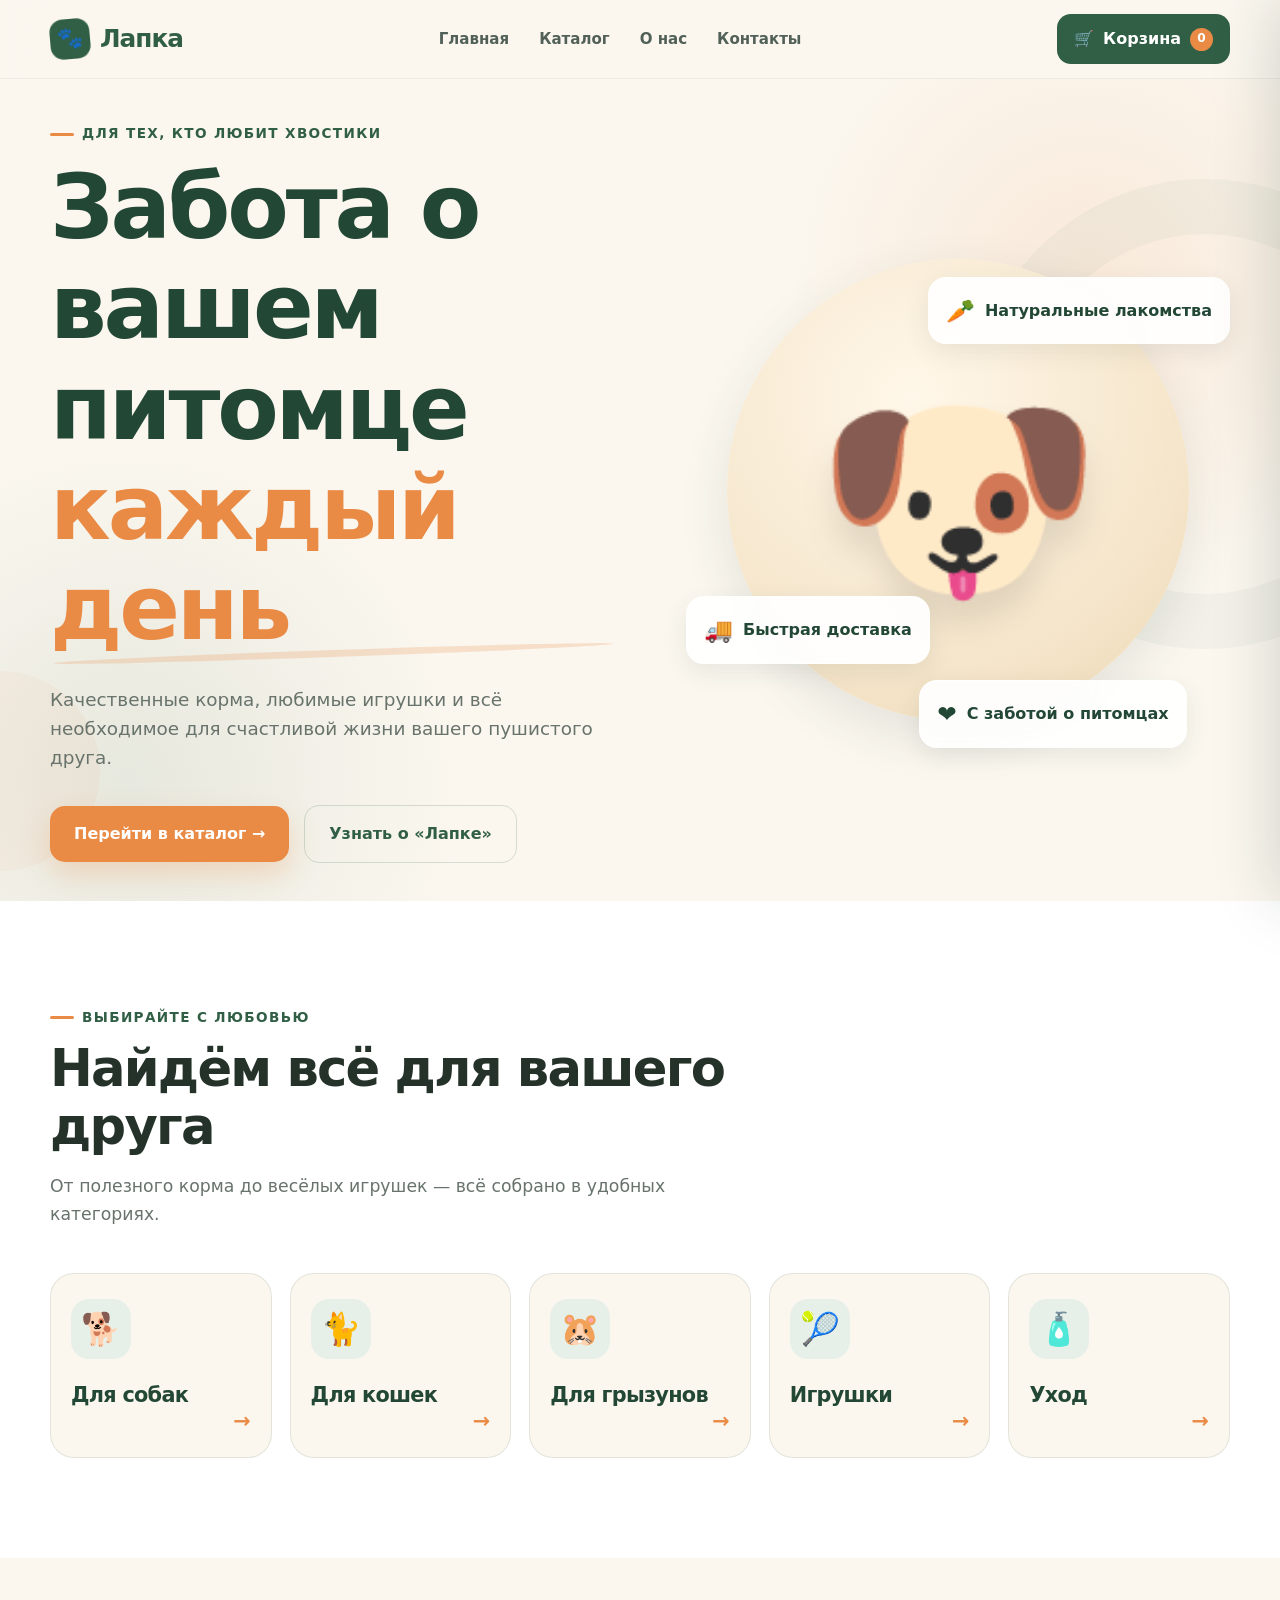
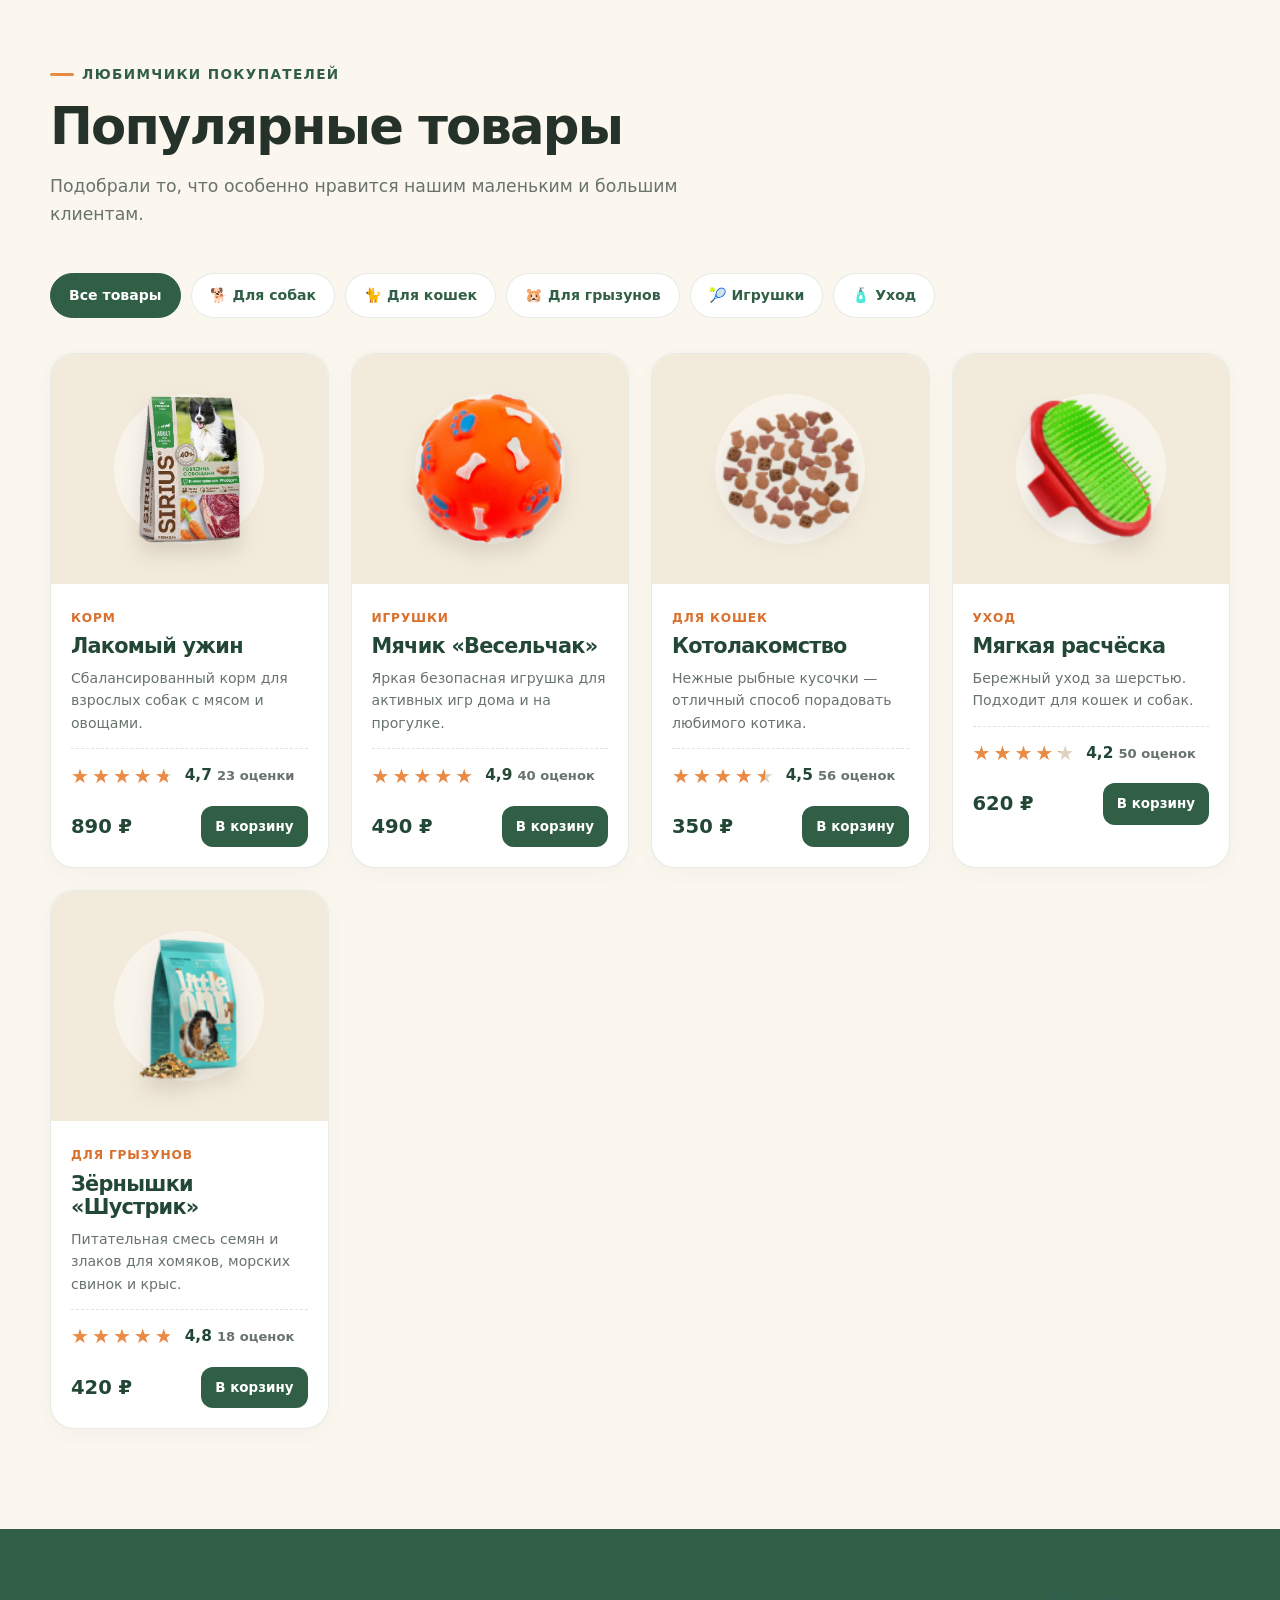
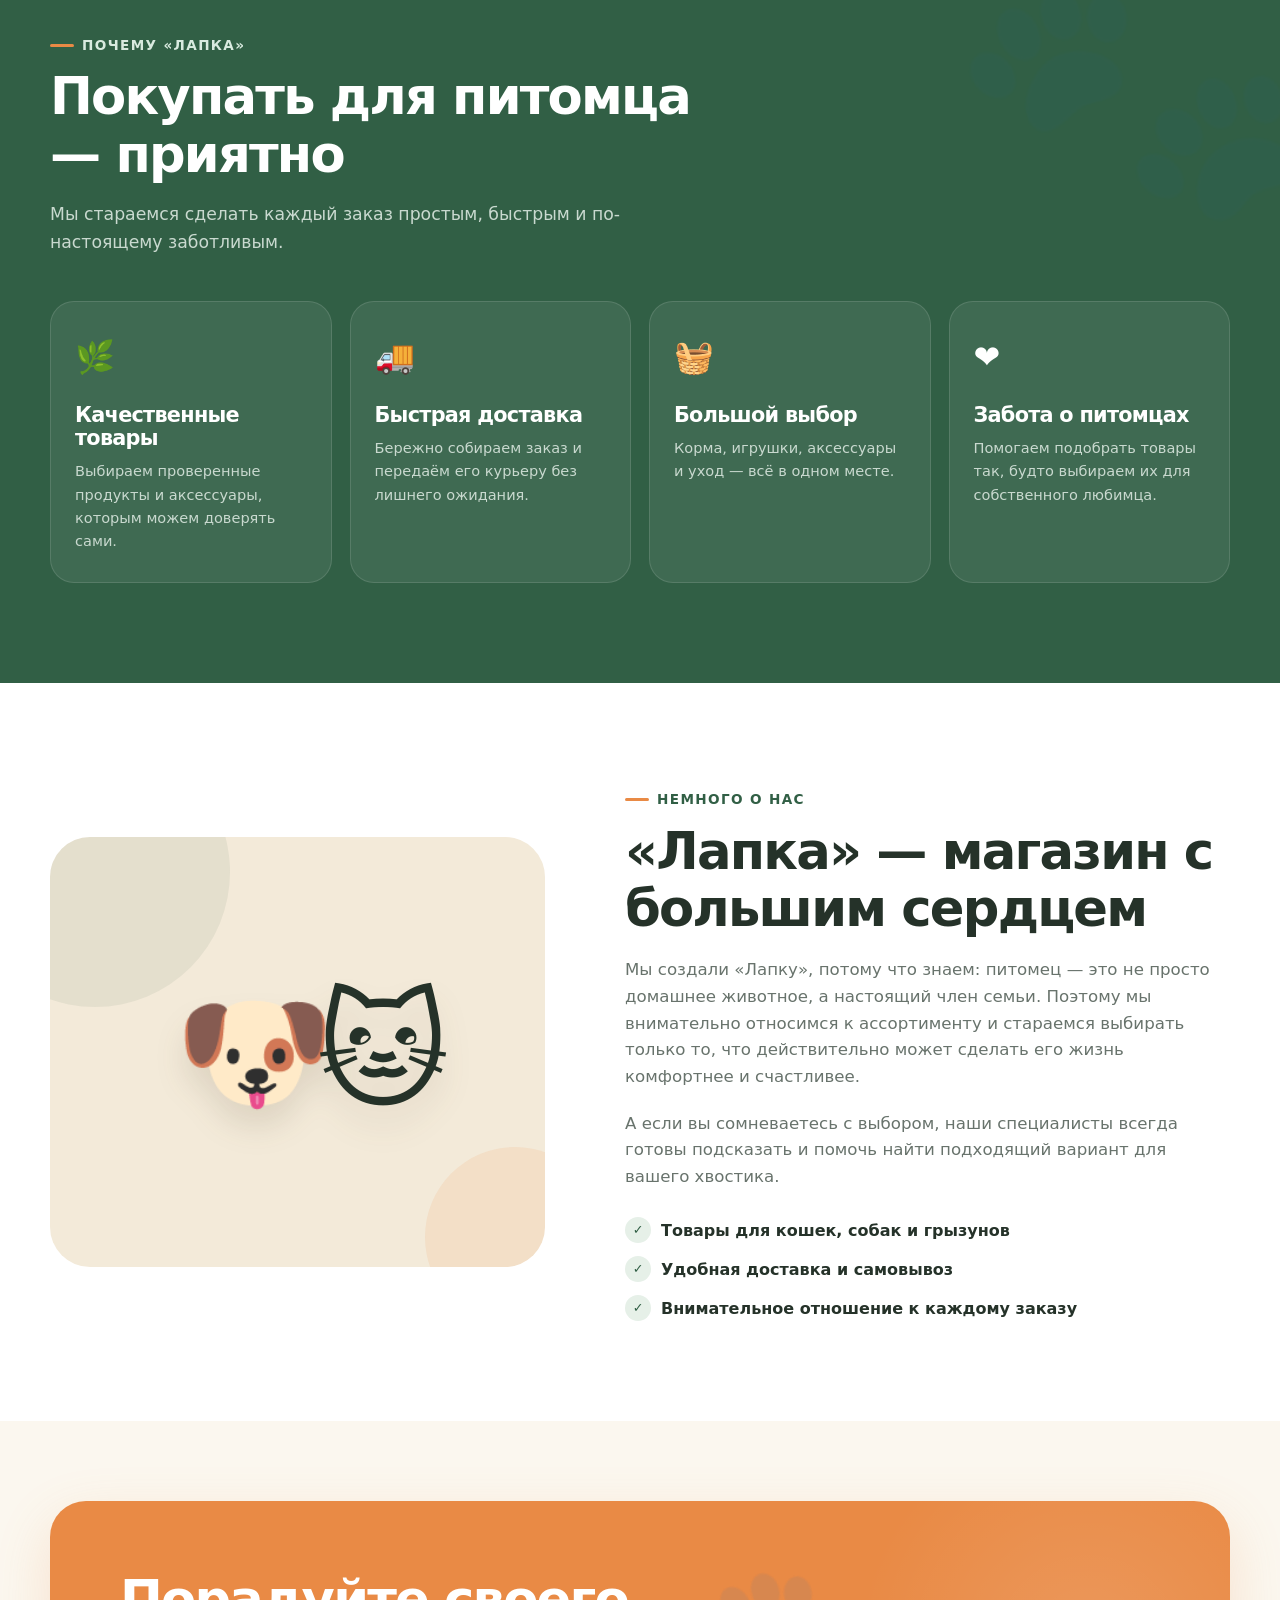
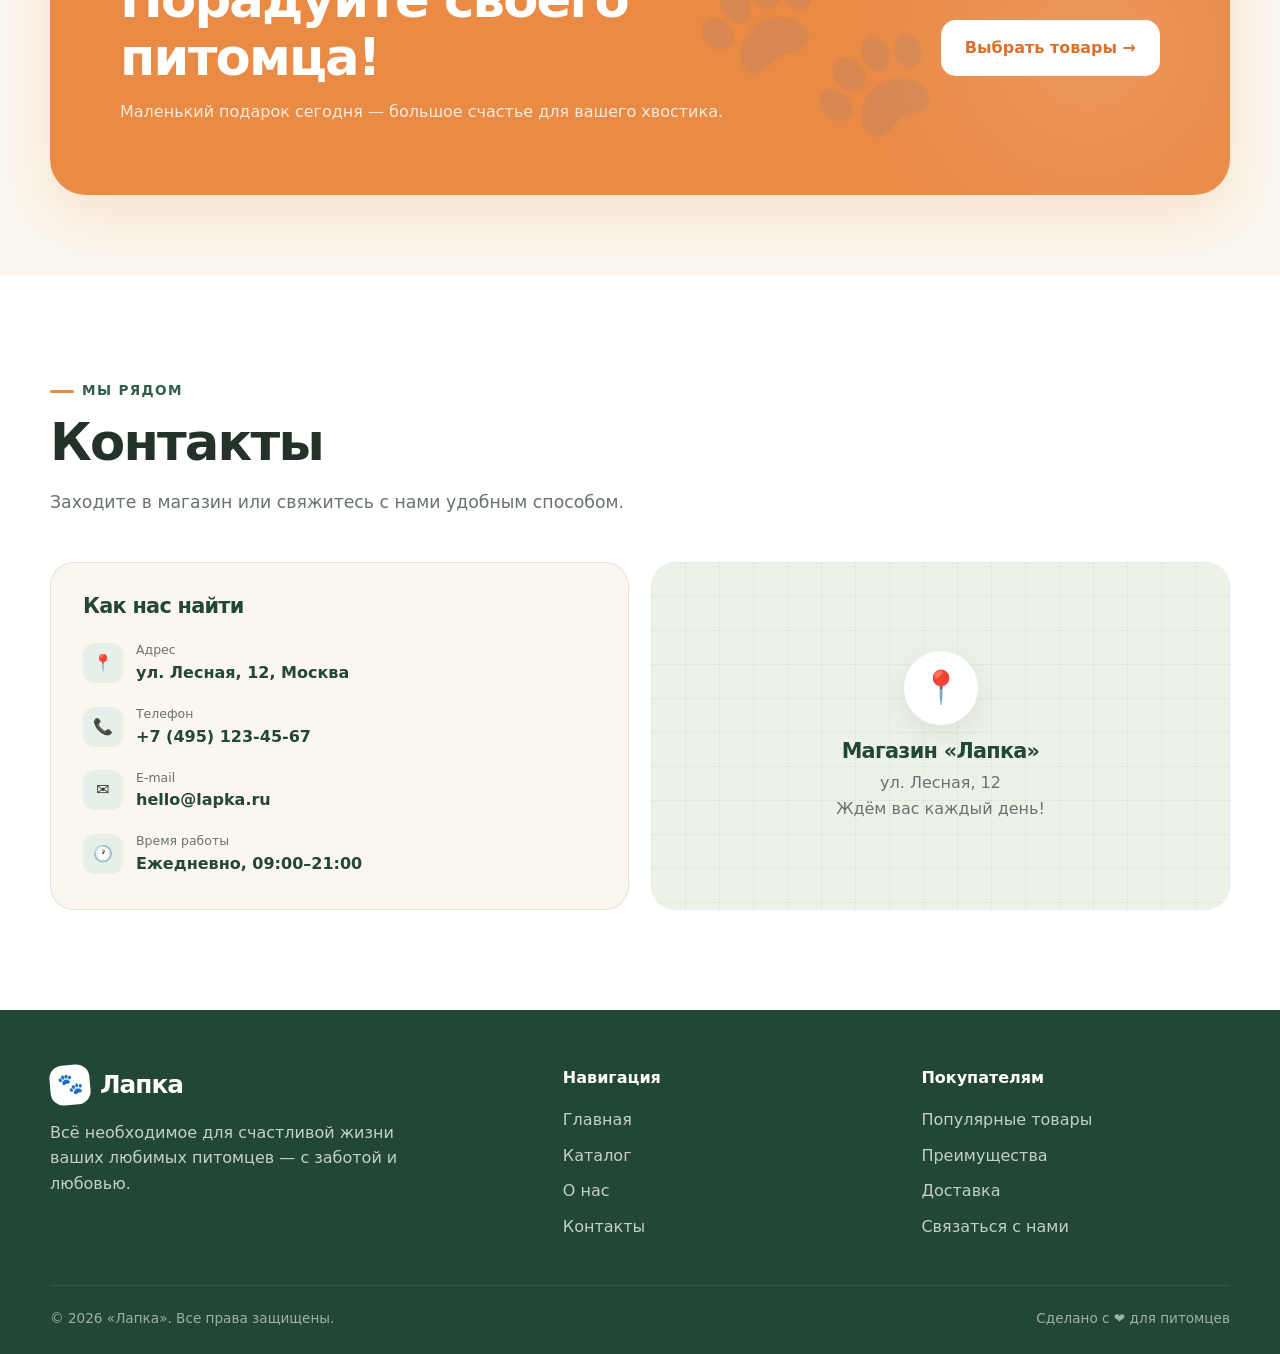
<file: index.html>
<!DOCTYPE html>
<html lang="ru">
<head>
  <meta charset="UTF-8" />
  <meta name="viewport" content="width=device-width, initial-scale=1.0" />
  <meta
    name="description"
    content="Лапка — современный зоомагазин. Корма, игрушки, аксессуары и товары для ухода за питомцами."
  />
  <title>Лапка — всё лучшее для вашего питомца</title>

  <link rel="stylesheet" href="style.css" />
</head>

<body>

  <!-- ================= HEADER ================= -->

  <header>
    <div class="container navbar">
      <a href="#home" class="logo" aria-label="Лапка — на главную">
        <span class="logo-icon">🐾</span>
        Лапка
      </a>

      <nav id="mainNav" aria-label="Основная навигация">
        <ul>
          <li><a href="#home">Главная</a></li>
          <li><a href="#catalog">Каталог</a></li>
          <li><a href="#about">О нас</a></li>
          <li><a href="#contacts">Контакты</a></li>
        </ul>
      </nav>

      <button class="cart-button" id="cartButton" type="button" aria-label="Открыть корзину">
        <span>🛒</span>
        <span class="cart-label">Корзина</span>
        <span class="cart-count" id="cartCount" aria-live="polite">0</span>
      </button>

      <button
        class="menu-toggle"
        id="menuToggle"
        type="button"
        aria-label="Открыть меню"
        aria-expanded="false"
        aria-controls="mainNav"
      >
        ☰
      </button>
    </div>
  </header>

  <main>

    <!-- ================= HERO ================= -->

    <section class="hero" id="home">
      <div class="container hero-grid">

        <div class="hero-copy">
          <div class="eyebrow">Для тех, кто любит хвостики</div>

          <h1>
            Забота о вашем питомце
            <span>каждый день</span>
          </h1>

          <p>
            Качественные корма, любимые игрушки и всё необходимое
            для счастливой жизни вашего пушистого друга.
          </p>

          <div class="hero-actions">
            <a class="btn btn-primary" href="#catalog">
              Перейти в каталог →
            </a>

            <a class="btn btn-secondary" href="#about">
              Узнать о «Лапке»
            </a>
          </div>
        </div>

        <div class="hero-visual" aria-label="Иллюстрация домашнего питомца">
          <div class="hero-circle">
            <div class="pet" aria-hidden="true">🐶</div>
          </div>

          <div class="floating-card one">
            <span>🥕</span>
            Натуральные лакомства
          </div>

          <div class="floating-card two">
            <span>🚚</span>
            Быстрая доставка
          </div>

          <div class="floating-card three">
            <span>❤️</span>
            С заботой о питомцах
          </div>
        </div>

      </div>
    </section>

    <!-- ================= CATEGORIES ================= -->

    <section class="section categories" id="categories">
      <div class="container">

        <div class="section-heading">
          <div class="eyebrow">Выбирайте с любовью</div>
          <h2>Найдём всё для вашего друга</h2>
          <p>
            От полезного корма до весёлых игрушек — всё собрано
            в удобных категориях.
          </p>
        </div>

        <div class="category-grid">

          <a href="#catalog" class="category-card" data-filter="dogs">
            <div class="category-icon">🐕</div>
            <h3>Для собак</h3>
          </a>

          <a href="#catalog" class="category-card" data-filter="cats">
            <div class="category-icon">🐈</div>
            <h3>Для кошек</h3>
          </a>

          <a href="#catalog" class="category-card" data-filter="rodents">
            <div class="category-icon">🐹</div>
            <h3>Для грызунов</h3>
          </a>

          <a href="#catalog" class="category-card" data-filter="toys">
            <div class="category-icon">🎾</div>
            <h3>Игрушки</h3>
          </a>

          <a href="#catalog" class="category-card" data-filter="care">
            <div class="category-icon">🧴</div>
            <h3>Уход</h3>
          </a>

        </div>
      </div>
    </section>

    <!-- ================= PRODUCTS ================= -->

    <section class="section products" id="catalog">
      <div class="container">

        <div class="section-heading">
          <div class="eyebrow">Любимчики покупателей</div>
          <h2>Популярные товары</h2>
          <p>
            Подобрали то, что особенно нравится нашим маленьким
            и большим клиентам.
          </p>
        </div>

        <div class="filter-bar" role="group" aria-label="Фильтр каталога">
          <button class="filter-chip active" type="button" data-filter="all">
            Все товары
          </button>
          <button class="filter-chip" type="button" data-filter="dogs">
            🐕 Для собак
          </button>
          <button class="filter-chip" type="button" data-filter="cats">
            🐈 Для кошек
          </button>
          <button class="filter-chip" type="button" data-filter="rodents">
            🐹 Для грызунов
          </button>
          <button class="filter-chip" type="button" data-filter="toys">
            🎾 Игрушки
          </button>
          <button class="filter-chip" type="button" data-filter="care">
            🧴 Уход
          </button>
        </div>

        <p class="filter-empty" id="filterEmpty" style="display: none">
          В этой категории пока нет товаров — выберите другую.
        </p>

        <div class="product-grid">

          <article class="product-card" data-category="dogs">
            <div class="product-image">
              <div class="product-emoji" aria-hidden="true">
                <img src="Images/food.png" alt="Лакомый ужин" />
              </div>
            </div>

            <div class="product-body">
              <span class="product-category">Корм</span>
              <h3>Лакомый ужин</h3>
              <p>
                Сбалансированный корм для взрослых собак
                с мясом и овощами.
              </p>

              <div
                class="product-rating"
                data-total="109"
                data-count="23"
                aria-label="Рейтинг товара «Лакомый ужин»"
              >
                <div class="rating-stars" role="group" aria-label="Поставьте оценку от 1 до 5">
                  <button class="star" type="button" data-value="1" aria-label="Оценить на 1 из 5">★</button>
                  <button class="star" type="button" data-value="2" aria-label="Оценить на 2 из 5">★</button>
                  <button class="star" type="button" data-value="3" aria-label="Оценить на 3 из 5">★</button>
                  <button class="star" type="button" data-value="4" aria-label="Оценить на 4 из 5">★</button>
                  <button class="star" type="button" data-value="5" aria-label="Оценить на 5 из 5">★</button>
                </div>

                <span class="rating-meta">
                  <span class="rating-value">4,7</span>
                  <span class="rating-count">23 оценки</span>
                </span>

                <button class="rating-remove" type="button" hidden>Убрать оценку</button>
              </div>

              <div class="product-footer">
                <span class="price">890 ₽</span>

                <button
                  class="add-to-cart"
                  type="button"
                  data-product="Лакомый ужин"
                >
                  В корзину
                </button>
              </div>
            </div>
          </article>

          <article class="product-card" data-category="toys">
            <div class="product-image">
              <div class="product-emoji" aria-hidden="true">
                <img src="Images/ball.png" alt="Мячик «Весельчак»" />
              </div>
            </div>

            <div class="product-body">
              <span class="product-category">Игрушки</span>
              <h3>Мячик «Весельчак»</h3>
              <p>
                Яркая безопасная игрушка для активных
                игр дома и на прогулке.
              </p>

              <div
                class="product-rating"
                data-total="196"
                data-count="40"
                aria-label="Рейтинг товара «Мячик «Весельчак»»"
              >
                <div class="rating-stars" role="group" aria-label="Поставьте оценку от 1 до 5">
                  <button class="star" type="button" data-value="1" aria-label="Оценить на 1 из 5">★</button>
                  <button class="star" type="button" data-value="2" aria-label="Оценить на 2 из 5">★</button>
                  <button class="star" type="button" data-value="3" aria-label="Оценить на 3 из 5">★</button>
                  <button class="star" type="button" data-value="4" aria-label="Оценить на 4 из 5">★</button>
                  <button class="star" type="button" data-value="5" aria-label="Оценить на 5 из 5">★</button>
                </div>

                <span class="rating-meta">
                  <span class="rating-value">4,9</span>
                  <span class="rating-count">40 оценок</span>
                </span>

                <button class="rating-remove" type="button" hidden>Убрать оценку</button>
              </div>

              <div class="product-footer">
                <span class="price">490 ₽</span>

                <button
                  class="add-to-cart"
                  type="button"
                  data-product="Мячик «Весельчак»"
                >
                  В корзину
                </button>
              </div>
            </div>
          </article>

          <article class="product-card" data-category="cats">
            <div class="product-image">
              <div class="product-emoji" aria-hidden="true">
                <img src="Images/treat.png" alt="Котолакомство" />
              </div>
            </div>

            <div class="product-body">
              <span class="product-category">Для кошек</span>
              <h3>Котолакомство</h3>
              <p>
                Нежные рыбные кусочки — отличный способ
                порадовать любимого котика.
              </p>

              <div
                class="product-rating"
                data-total="252"
                data-count="56"
                aria-label="Рейтинг товара «Котолакомство»"
              >
                <div class="rating-stars" role="group" aria-label="Поставьте оценку от 1 до 5">
                  <button class="star" type="button" data-value="1" aria-label="Оценить на 1 из 5">★</button>
                  <button class="star" type="button" data-value="2" aria-label="Оценить на 2 из 5">★</button>
                  <button class="star" type="button" data-value="3" aria-label="Оценить на 3 из 5">★</button>
                  <button class="star" type="button" data-value="4" aria-label="Оценить на 4 из 5">★</button>
                  <button class="star" type="button" data-value="5" aria-label="Оценить на 5 из 5">★</button>
                </div>

                <span class="rating-meta">
                  <span class="rating-value">4,5</span>
                  <span class="rating-count">56 оценок</span>
                </span>

                <button class="rating-remove" type="button" hidden>Убрать оценку</button>
              </div>

              <div class="product-footer">
                <span class="price">350 ₽</span>

                <button
                  class="add-to-cart"
                  type="button"
                  data-product="Котолакомство"
                >
                  В корзину
                </button>
              </div>
            </div>
          </article>

          <article class="product-card" data-category="care">
            <div class="product-image">
              <div class="product-emoji" aria-hidden="true">
                <img src="Images/hairbrush.png" alt="Мягкая расчёска" />
              </div>
            </div>

            <div class="product-body">
              <span class="product-category">Уход</span>
              <h3>Мягкая расчёска</h3>
              <p>
                Бережный уход за шерстью. Подходит для
                кошек и собак.
              </p>

              <div
                class="product-rating"
                data-total="210"
                data-count="50"
                aria-label="Рейтинг товара «Мягкая расчёска»"
              >
                <div class="rating-stars" role="group" aria-label="Поставьте оценку от 1 до 5">
                  <button class="star" type="button" data-value="1" aria-label="Оценить на 1 из 5">★</button>
                  <button class="star" type="button" data-value="2" aria-label="Оценить на 2 из 5">★</button>
                  <button class="star" type="button" data-value="3" aria-label="Оценить на 3 из 5">★</button>
                  <button class="star" type="button" data-value="4" aria-label="Оценить на 4 из 5">★</button>
                  <button class="star" type="button" data-value="5" aria-label="Оценить на 5 из 5">★</button>
                </div>

                <span class="rating-meta">
                  <span class="rating-value">4,2</span>
                  <span class="rating-count">50 оценок</span>
                </span>

                <button class="rating-remove" type="button" hidden>Убрать оценку</button>
              </div>

              <div class="product-footer">
                <span class="price">620 ₽</span>

                <button
                  class="add-to-cart"
                  type="button"
                  data-product="Мягкая расчёска"
                >
                  В корзину
                </button>
              </div>
            </div>
          </article>

          <article class="product-card" data-category="rodents">
            <div class="product-image">
              <div class="product-emoji" aria-hidden="true">
                <img src="Images/grains.png" alt="Зёрнышки «Шустрик»" />
              </div>
            </div>

            <div class="product-body">
              <span class="product-category">Для грызунов</span>
              <h3>Зёрнышки «Шустрик»</h3>
              <p>
                Питательная смесь семян и злаков для хомяков,
                морских свинок и крыс.
              </p>

              <div
                class="product-rating"
                data-total="86"
                data-count="18"
                aria-label="Рейтинг товара «Зёрнышки «Шустрик»»"
              >
                <div class="rating-stars" role="group" aria-label="Поставьте оценку от 1 до 5">
                  <button class="star" type="button" data-value="1" aria-label="Оценить на 1 из 5">★</button>
                  <button class="star" type="button" data-value="2" aria-label="Оценить на 2 из 5">★</button>
                  <button class="star" type="button" data-value="3" aria-label="Оценить на 3 из 5">★</button>
                  <button class="star" type="button" data-value="4" aria-label="Оценить на 4 из 5">★</button>
                  <button class="star" type="button" data-value="5" aria-label="Оценить на 5 из 5">★</button>
                </div>

                <span class="rating-meta">
                  <span class="rating-value">4,8</span>
                  <span class="rating-count">18 оценок</span>
                </span>

                <button class="rating-remove" type="button" hidden>Убрать оценку</button>
              </div>

              <div class="product-footer">
                <span class="price">420 ₽</span>

                <button
                  class="add-to-cart"
                  type="button"
                  data-product="Зёрнышки «Шустрик»"
                >
                  В корзину
                </button>
              </div>
            </div>
          </article>

        </div>
      </div>
    </section>

    <!-- ================= BENEFITS ================= -->

    <section class="section benefits" id="benefits">
      <div class="container">

        <div class="section-heading">
          <div class="eyebrow">Почему «Лапка»</div>
          <h2>Покупать для питомца — приятно</h2>
          <p>
            Мы стараемся сделать каждый заказ простым,
            быстрым и по-настоящему заботливым.
          </p>
        </div>

        <div class="benefits-grid">

          <article class="benefit">
            <div class="benefit-icon">🌿</div>
            <h3>Качественные товары</h3>
            <p>
              Выбираем проверенные продукты и аксессуары,
              которым можем доверять сами.
            </p>
          </article>

          <article class="benefit">
            <div class="benefit-icon">🚚</div>
            <h3>Быстрая доставка</h3>
            <p>
              Бережно собираем заказ и передаём его
              курьеру без лишнего ожидания.
            </p>
          </article>

          <article class="benefit">
            <div class="benefit-icon">🧺</div>
            <h3>Большой выбор</h3>
            <p>
              Корма, игрушки, аксессуары и уход —
              всё в одном месте.
            </p>
          </article>

          <article class="benefit">
            <div class="benefit-icon">❤️</div>
            <h3>Забота о питомцах</h3>
            <p>
              Помогаем подобрать товары так, будто
              выбираем их для собственного любимца.
            </p>
          </article>

        </div>
      </div>
    </section>

    <!-- ================= ABOUT ================= -->

    <section class="section about" id="about">
      <div class="container about-grid">

        <div class="about-visual" aria-hidden="true">
          <div class="about-pets">🐶 🐱</div>
        </div>

        <div class="about-copy">
          <div class="eyebrow">Немного о нас</div>

          <h2>«Лапка» — магазин с большим сердцем</h2>

          <p>
            Мы создали «Лапку», потому что знаем: питомец —
            это не просто домашнее животное, а настоящий член семьи.
            Поэтому мы внимательно относимся к ассортименту
            и стараемся выбирать только то, что действительно
            может сделать его жизнь комфортнее и счастливее.
          </p>

          <p>
            А если вы сомневаетесь с выбором, наши специалисты
            всегда готовы подсказать и помочь найти подходящий
            вариант для вашего хвостика.
          </p>

          <ul class="about-list">
            <li>
              <span>✓</span>
              Товары для кошек, собак и грызунов
            </li>

            <li>
              <span>✓</span>
              Удобная доставка и самовывоз
            </li>

            <li>
              <span>✓</span>
              Внимательное отношение к каждому заказу
            </li>
          </ul>
        </div>

      </div>
    </section>

    <!-- ================= CTA ================= -->

    <section class="cta">
      <div class="container">

        <div class="cta-box">
          <div>
            <h2>Порадуйте своего питомца!</h2>
            <p>
              Маленький подарок сегодня — большое счастье
              для вашего хвостика.
            </p>
          </div>

          <a href="#catalog" class="btn">
            Выбрать товары →
          </a>
        </div>

      </div>
    </section>

    <!-- ================= CONTACTS ================= -->

    <section class="section contacts" id="contacts">
      <div class="container">

        <div class="section-heading">
          <div class="eyebrow">Мы рядом</div>
          <h2>Контакты</h2>
          <p>
            Заходите в магазин или свяжитесь с нами удобным способом.
          </p>
        </div>

        <div class="contacts-grid">

          <div class="contact-card">
            <h3>Как нас найти</h3>

            <ul class="contact-list">

              <li>
                <div class="contact-icon">📍</div>
                <div>
                  <span class="contact-label">Адрес</span>
                  <span class="contact-value">
                    ул. Лесная, 12, Москва
                  </span>
                </div>
              </li>

              <li>
                <div class="contact-icon">📞</div>
                <div>
                  <span class="contact-label">Телефон</span>
                  <span class="contact-value">
                    +7 (495) 123-45-67
                  </span>
                </div>
              </li>

              <li>
                <div class="contact-icon">✉️</div>
                <div>
                  <span class="contact-label">E-mail</span>
                  <span class="contact-value">
                    hello@lapka.ru
                  </span>
                </div>
              </li>

              <li>
                <div class="contact-icon">🕐</div>
                <div>
                  <span class="contact-label">Время работы</span>
                  <span class="contact-value">
                    Ежедневно, 09:00–21:00
                  </span>
                </div>
              </li>

            </ul>
          </div>

          <div class="map-placeholder" aria-label="Схематичное изображение расположения магазина">
            <div>
              <div class="map-pin">📍</div>
              <h3>Магазин «Лапка»</h3>
              <p>
                ул. Лесная, 12<br />
                Ждём вас каждый день!
              </p>
            </div>
          </div>

        </div>
      </div>
    </section>

  </main>

  <!-- ================= FOOTER ================= -->

  <footer>
    <div class="container">

      <div class="footer-grid">

        <div>
          <a href="#home" class="logo">
            <span class="logo-icon">🐾</span>
            Лапка
          </a>

          <p class="footer-about">
            Всё необходимое для счастливой жизни
            ваших любимых питомцев — с заботой
            и любовью.
          </p>
        </div>

        <div>
          <div class="footer-title">Навигация</div>

          <ul class="footer-links">
            <li><a href="#home">Главная</a></li>
            <li><a href="#catalog">Каталог</a></li>
            <li><a href="#about">О нас</a></li>
            <li><a href="#contacts">Контакты</a></li>
          </ul>
        </div>

        <div>
          <div class="footer-title">Покупателям</div>

          <ul class="footer-links">
            <li><a href="#catalog">Популярные товары</a></li>
            <li><a href="#benefits">Преимущества</a></li>
            <li><a href="#contacts">Доставка</a></li>
            <li><a href="#contacts">Связаться с нами</a></li>
          </ul>
        </div>

      </div>

      <div class="footer-bottom">
        <span>© 2026 «Лапка». Все права защищены.</span>
        <span>Сделано с ❤️ для питомцев</span>
      </div>

    </div>
  </footer>

  <!-- ================= CART TOAST ================= -->

  <div class="cart-toast" id="cartToast" role="status" aria-live="polite">
    <div class="toast-icon">✓</div>
    <div id="toastMessage">Товар добавлен в корзину</div>
  </div>

  <!-- ================= RATING TOAST ================= -->

  <div class="rating-toast" id="ratingToast" role="status" aria-live="polite">
    <div class="toast-icon">⭐</div>
    <div id="ratingToastMessage">Вы поставили оценку</div>
  </div>

  <!-- ================= CART DRAWER ================= -->

  <div class="cart-overlay" id="cartOverlay" aria-hidden="true"></div>

  <aside
    class="cart-drawer"
    id="cartDrawer"
    role="dialog"
    aria-modal="true"
    aria-labelledby="cartTitle"
    aria-hidden="true"
  >
    <div class="cart-header">
      <h3 id="cartTitle">Корзина</h3>
      <button class="cart-close" id="cartClose" type="button" aria-label="Закрыть корзину">✕</button>
    </div>

    <div class="cart-items" id="cartItems"></div>

    <div class="cart-empty" id="cartEmpty" style="display: none">
      <span aria-hidden="true">🛒</span>
      <p>Корзина пока пуста</p>
      <small>Добавьте товары из каталога — они появятся здесь.</small>
      <a class="btn btn-secondary cart-empty-link" href="#catalog">Перейти в каталог</a>
    </div>

    <div class="cart-footer" id="cartFooter" style="display: none">
      <div class="cart-total">
        <span>Итого</span>
        <strong id="cartTotal">0 ₽</strong>
      </div>
      <button class="cart-clear" id="cartClear" type="button">Очистить корзину</button>
    </div>
  </aside>

  <script src="script.js"></script>

</body>
</html>
</file>
<file: style.css>
:root {
  --green: #315f45;
  --green-dark: #234735;
  --green-light: #e6f0e8;
  --cream: #fbf7ef;
  --beige: #f3ead9;
  --orange: #e98a45;
  --orange-dark: #d9702e;
  --brown: #604d3d;
  --text: #253229;
  --muted: #68736c;
  --white: #ffffff;
  --border: rgba(49, 95, 69, 0.12);
  --shadow: 0 18px 50px rgba(45, 66, 53, 0.11);
  --shadow-small: 0 8px 25px rgba(45, 66, 53, 0.09);
  --radius: 24px;
  --radius-small: 16px;
  --container: 1180px;
}

* {
  box-sizing: border-box;
  margin: 0;
  padding: 0;
}

html {
  scroll-behavior: smooth;
  scroll-padding-top: 90px;
}

body {
  font-family:
    Inter, ui-sans-serif, system-ui, -apple-system, BlinkMacSystemFont,
    "Segoe UI", sans-serif;
  color: var(--text);
  background: var(--cream);
  line-height: 1.6;
  overflow-x: hidden;
}

button,
a {
  font: inherit;
}

button {
  cursor: pointer;
}

a {
  color: inherit;
  text-decoration: none;
}

img {
  max-width: 100%;
  display: block;
}

.container {
  width: min(calc(100% - 40px), var(--container));
  margin: 0 auto;
}

.section {
  padding: 100px 0;
}

.section-heading {
  max-width: 680px;
  margin-bottom: 45px;
}

.eyebrow {
  display: inline-flex;
  align-items: center;
  gap: 8px;
  color: var(--green);
  font-size: 0.85rem;
  font-weight: 800;
  letter-spacing: 0.1em;
  text-transform: uppercase;
  margin-bottom: 12px;
}

.eyebrow::before {
  content: "";
  width: 24px;
  height: 3px;
  border-radius: 10px;
  background: var(--orange);
}

h1,
h2,
h3 {
  line-height: 1.12;
  letter-spacing: -0.035em;
}

h1 {
  font-size: clamp(3rem, 7vw, 5.9rem);
  font-weight: 850;
}

h2 {
  font-size: clamp(2.2rem, 4vw, 3.6rem);
}

h3 {
  font-size: 1.3rem;
}

.section-heading p {
  color: var(--muted);
  margin-top: 18px;
  font-size: 1.08rem;
}

/* ---------------- HEADER ---------------- */

header {
  position: sticky;
  top: 0;
  z-index: 1000;
  background: rgba(251, 247, 239, 0.9);
  backdrop-filter: blur(18px);
  border-bottom: 1px solid rgba(49, 95, 69, 0.08);
}

.navbar {
  min-height: 78px;
  display: flex;
  align-items: center;
  justify-content: space-between;
  gap: 30px;
}

.logo {
  display: inline-flex;
  align-items: center;
  gap: 10px;
  color: var(--green);
  font-weight: 900;
  font-size: 1.55rem;
  letter-spacing: -0.04em;
}

.logo-icon {
  width: 40px;
  height: 40px;
  display: grid;
  place-items: center;
  background: var(--green);
  color: white;
  border-radius: 13px;
  transform: rotate(-5deg);
  font-size: 1.3rem;
}

nav ul {
  display: flex;
  align-items: center;
  gap: 30px;
  list-style: none;
}

nav a {
  color: #526158;
  font-size: 0.94rem;
  font-weight: 700;
  transition: color 0.25s ease;
}

nav a:hover {
  color: var(--green);
}

.cart-button {
  border: 0;
  background: var(--green);
  color: var(--white);
  padding: 12px 17px;
  border-radius: 14px;
  display: inline-flex;
  align-items: center;
  gap: 9px;
  font-weight: 800;
  transition:
    transform 0.25s ease,
    background 0.25s ease;
}

.cart-button:hover {
  background: var(--green-dark);
  transform: translateY(-2px);
}

.cart-count {
  min-width: 23px;
  height: 23px;
  padding: 0 6px;
  display: grid;
  place-items: center;
  background: var(--orange);
  border-radius: 50px;
  font-size: 0.76rem;
}

.menu-toggle {
  display: none;
  width: 44px;
  height: 44px;
  border: 0;
  border-radius: 12px;
  background: var(--green-light);
  color: var(--green);
  font-size: 1.4rem;
}

/* ---------------- HERO ---------------- */

.hero {
  min-height: calc(100vh - 78px);
  display: flex;
  align-items: center;
  position: relative;
  overflow: hidden;
  background:
    radial-gradient(circle at 85% 25%, rgba(233, 138, 69, 0.13), transparent 25%),
    radial-gradient(circle at 10% 85%, rgba(49, 95, 69, 0.1), transparent 25%),
    var(--cream);
}

.hero::before,
.hero::after {
  content: "";
  position: absolute;
  border-radius: 50%;
  pointer-events: none;
}

.hero::before {
  width: 360px;
  height: 360px;
  right: -160px;
  top: 100px;
  border: 55px solid rgba(49, 95, 69, 0.045);
}

.hero::after {
  width: 200px;
  height: 200px;
  left: -100px;
  bottom: 30px;
  background: rgba(233, 138, 69, 0.06);
}

.hero-grid {
  display: grid;
  grid-template-columns: 1.02fr 0.98fr;
  gap: 70px;
  align-items: center;
  position: relative;
  z-index: 1;
}

.hero-copy {
  animation: fadeUp 0.8s ease both;
}

.hero-copy h1 {
  max-width: 730px;
  color: var(--green-dark);
}

.hero-copy h1 span {
  color: var(--orange);
  position: relative;
  display: inline-block;
}

.hero-copy h1 span::after {
  content: "";
  position: absolute;
  left: 3px;
  right: 3px;
  bottom: 2px;
  height: 7px;
  border-radius: 50%;
  background: rgba(233, 138, 69, 0.22);
  transform: rotate(-2deg);
  z-index: -1;
}

.hero-copy p {
  max-width: 600px;
  margin: 26px 0 32px;
  color: var(--muted);
  font-size: 1.15rem;
}

.hero-actions {
  display: flex;
  align-items: center;
  gap: 15px;
  flex-wrap: wrap;
}

.btn {
  border: 0;
  border-radius: 15px;
  padding: 15px 24px;
  font-weight: 800;
  display: inline-flex;
  align-items: center;
  justify-content: center;
  gap: 9px;
  transition:
    transform 0.25s ease,
    box-shadow 0.25s ease,
    background 0.25s ease;
}

.btn-primary {
  color: white;
  background: var(--orange);
  box-shadow: 0 12px 28px rgba(233, 138, 69, 0.25);
}

.btn-primary:hover {
  background: var(--orange-dark);
  transform: translateY(-3px);
  box-shadow: 0 16px 35px rgba(233, 138, 69, 0.3);
}

.btn-secondary {
  color: var(--green);
  background: transparent;
  border: 1px solid rgba(49, 95, 69, 0.18);
}

.btn-secondary:hover {
  background: var(--green-light);
  transform: translateY(-3px);
}

.hero-visual {
  position: relative;
  min-height: 560px;
  display: grid;
  place-items: center;
  animation: fadeIn 1s 0.15s ease both;
}

.hero-circle {
  width: min(480px, 85%);
  aspect-ratio: 1;
  border-radius: 50%;
  background:
    radial-gradient(circle at 40% 30%, #fff7e9 0%, #f5e5ca 65%, #ecd6b3 100%);
  position: relative;
  box-shadow: var(--shadow);
}

.pet {
  position: absolute;
  inset: 8% 12% 5%;
  display: flex;
  align-items: center;
  justify-content: center;
  font-size: clamp(10rem, 18vw, 16rem);
  filter: drop-shadow(0 25px 15px rgba(62, 48, 35, 0.12));
  animation: float 5s ease-in-out infinite;
}

.floating-card {
  position: absolute;
  background: rgba(255, 255, 255, 0.93);
  border: 1px solid rgba(255, 255, 255, 0.8);
  box-shadow: var(--shadow-small);
  backdrop-filter: blur(12px);
  border-radius: 18px;
  padding: 14px 17px;
  display: flex;
  align-items: center;
  gap: 10px;
  font-weight: 800;
  color: var(--green-dark);
  animation: floatSmall 4s ease-in-out infinite;
}

.floating-card span {
  font-size: 1.45rem;
}

.floating-card.one {
  top: 12%;
  right: 0;
}

.floating-card.two {
  left: 0;
  bottom: 19%;
  animation-delay: 0.8s;
}

.floating-card.three {
  right: 8%;
  bottom: 4%;
  animation-delay: 1.5s;
}

/* ---------------- CATEGORIES ---------------- */

.categories {
  background: var(--white);
}

.category-grid {
  display: grid;
  grid-template-columns: repeat(5, 1fr);
  gap: 18px;
}

.category-card {
  position: relative;
  min-height: 185px;
  overflow: hidden;
  padding: 25px 20px;
  border-radius: var(--radius);
  background: var(--cream);
  border: 1px solid var(--border);
  transition:
    transform 0.3s ease,
    box-shadow 0.3s ease;
}

.category-card:hover {
  transform: translateY(-7px);
  box-shadow: var(--shadow-small);
}

.category-icon {
  width: 60px;
  height: 60px;
  display: grid;
  place-items: center;
  background: var(--green-light);
  border-radius: 18px;
  font-size: 2rem;
  margin-bottom: 25px;
}

.category-card h3 {
  color: var(--green-dark);
}

.category-card::after {
  content: "→";
  position: absolute;
  right: 20px;
  bottom: 19px;
  color: var(--orange);
  font-size: 1.3rem;
  font-weight: 900;
}

/* ---------------- PRODUCTS ---------------- */

.products {
  background: var(--cream);
}

.product-grid {
  display: grid;
  grid-template-columns: repeat(4, 1fr);
  gap: 22px;
}

.product-card {
  overflow: hidden;
  border-radius: var(--radius);
  background: var(--white);
  border: 1px solid var(--border);
  box-shadow: 0 5px 20px rgba(45, 66, 53, 0.04);
  transition:
    transform 0.3s ease,
    box-shadow 0.3s ease;
}

.product-card:hover {
  transform: translateY(-7px);
  box-shadow: var(--shadow);
}

.product-image {
  min-height: 230px;
  background: #f2eadb;
  display: grid;
  place-items: center;
  position: relative;
  overflow: hidden;
}

.product-image::after {
  content: "";
  position: absolute;
  width: 150px;
  height: 150px;
  border-radius: 50%;
  background: rgba(255, 255, 255, 0.45);
}

.product-emoji {
  position: relative;
  z-index: 2;
  font-size: 6rem;
  filter: drop-shadow(0 12px 10px rgba(50, 40, 30, 0.13));
  transition: transform 0.35s ease;
}

.product-emoji img {
  width: 150px;
  height: 150px;
  object-fit: contain;
  display: block;
}

.product-card:hover .product-emoji {
  transform: scale(1.08) rotate(-3deg);
}

.product-body {
  padding: 20px;
}

.product-category {
  color: var(--orange-dark);
  font-size: 0.76rem;
  font-weight: 800;
  text-transform: uppercase;
  letter-spacing: 0.07em;
}

.product-body h3 {
  margin: 6px 0 8px;
  color: var(--green-dark);
}

.product-body p {
  color: var(--muted);
  font-size: 0.88rem;
  min-height: 45px;
}

.product-footer {
  display: flex;
  align-items: center;
  justify-content: space-between;
  gap: 10px;
  margin-top: 18px;
}

.price {
  color: var(--green-dark);
  font-size: 1.22rem;
  font-weight: 900;
  white-space: nowrap;
}

.add-to-cart {
  border: 0;
  color: white;
  background: var(--green);
  border-radius: 12px;
  padding: 10px 14px;
  font-size: 0.84rem;
  font-weight: 800;
  transition:
    background 0.2s ease,
    transform 0.2s ease;
}

.add-to-cart:hover {
  background: var(--green-dark);
  transform: translateY(-2px);
}

.add-to-cart.added {
  background: var(--orange);
}

/* ---------------- BENEFITS ---------------- */

.benefits {
  background: var(--green);
  color: white;
  position: relative;
  overflow: hidden;
}

.benefits::before {
  content: "🐾";
  position: absolute;
  font-size: 17rem;
  opacity: 0.04;
  right: -20px;
  top: -50px;
  transform: rotate(-15deg);
}

.benefits .eyebrow {
  color: #d9eadf;
}

.benefits h2 {
  color: white;
}

.benefits .section-heading p {
  color: #c9d9cf;
}

.benefits-grid {
  display: grid;
  grid-template-columns: repeat(4, 1fr);
  gap: 18px;
  position: relative;
  z-index: 1;
}

.benefit {
  padding: 30px 24px;
  border: 1px solid rgba(255, 255, 255, 0.12);
  background: rgba(255, 255, 255, 0.07);
  border-radius: var(--radius);
  transition:
    background 0.25s ease,
    transform 0.25s ease;
}

.benefit:hover {
  background: rgba(255, 255, 255, 0.11);
  transform: translateY(-5px);
}

.benefit-icon {
  font-size: 2rem;
  margin-bottom: 20px;
}

.benefit h3 {
  margin-bottom: 9px;
}

.benefit p {
  color: #c9d9cf;
  font-size: 0.91rem;
}

/* ---------------- ABOUT ---------------- */

.about {
  background: var(--white);
}

.about-grid {
  display: grid;
  grid-template-columns: 0.9fr 1.1fr;
  gap: 80px;
  align-items: center;
}

.about-visual {
  min-height: 430px;
  background: var(--beige);
  border-radius: 40px;
  position: relative;
  overflow: hidden;
  display: grid;
  place-items: center;
}

.about-visual::before,
.about-visual::after {
  content: "";
  position: absolute;
  border-radius: 50%;
  background: rgba(49, 95, 69, 0.08);
}

.about-visual::before {
  width: 270px;
  height: 270px;
  top: -100px;
  left: -90px;
}

.about-visual::after {
  width: 180px;
  height: 180px;
  right: -60px;
  bottom: -60px;
  background: rgba(233, 138, 69, 0.12);
}

.about-pets {
  position: relative;
  z-index: 2;
  font-size: 8rem;
  letter-spacing: -30px;
  filter: drop-shadow(0 20px 15px rgba(70, 55, 35, 0.12));
}

.about-copy p {
  color: var(--muted);
  font-size: 1.04rem;
  margin-top: 20px;
}

.about-list {
  display: grid;
  gap: 13px;
  margin-top: 27px;
  list-style: none;
}

.about-list li {
  display: flex;
  gap: 10px;
  align-items: center;
  font-weight: 700;
}

.about-list span {
  width: 26px;
  height: 26px;
  display: grid;
  place-items: center;
  border-radius: 50%;
  color: var(--green);
  background: var(--green-light);
  font-size: 0.8rem;
  flex: 0 0 auto;
}

/* ---------------- CTA ---------------- */

.cta {
  padding: 80px 0;
  background: var(--cream);
}

.cta-box {
  border-radius: 36px;
  padding: 70px;
  position: relative;
  overflow: hidden;
  background:
    radial-gradient(circle at 88% 50%, rgba(255,255,255,0.12), transparent 22%),
    var(--orange);
  color: white;
  display: flex;
  justify-content: space-between;
  align-items: center;
  gap: 40px;
  box-shadow: 0 20px 55px rgba(233, 138, 69, 0.2);
}

.cta-box::after {
  content: "🐾";
  position: absolute;
  font-size: 12rem;
  right: 25%;
  opacity: 0.08;
  transform: rotate(-15deg);
}

.cta-box h2 {
  max-width: 650px;
  position: relative;
  z-index: 1;
}

.cta-box p {
  margin-top: 13px;
  color: rgba(255, 255, 255, 0.82);
  position: relative;
  z-index: 1;
}

.cta-box .btn {
  flex: 0 0 auto;
  position: relative;
  z-index: 2;
  background: white;
  color: var(--orange-dark);
}

.cta-box .btn:hover {
  background: #fff8ef;
}

/* ---------------- CONTACTS ---------------- */

.contacts {
  background: var(--white);
}

.contacts-grid {
  display: grid;
  grid-template-columns: 1fr 1fr;
  gap: 22px;
}

.contact-card {
  padding: 32px;
  border-radius: var(--radius);
  background: var(--cream);
  border: 1px solid var(--border);
}

.contact-card h3 {
  margin-bottom: 22px;
  color: var(--green-dark);
}

.contact-list {
  display: grid;
  gap: 18px;
  list-style: none;
}

.contact-list li {
  display: grid;
  grid-template-columns: 40px 1fr;
  align-items: center;
  gap: 13px;
}

.contact-icon {
  width: 40px;
  height: 40px;
  display: grid;
  place-items: center;
  border-radius: 12px;
  background: var(--green-light);
}

.contact-label {
  color: var(--muted);
  font-size: 0.78rem;
  display: block;
}

.contact-value {
  font-weight: 750;
  color: var(--green-dark);
}

.map-placeholder {
  min-height: 100%;
  border-radius: var(--radius);
  padding: 30px;
  background:
    linear-gradient(rgba(49,95,69,0.06) 1px, transparent 1px),
    linear-gradient(90deg, rgba(49,95,69,0.06) 1px, transparent 1px),
    #edf2e9;
  background-size: 34px 34px;
  display: grid;
  place-items: center;
  text-align: center;
}

.map-pin {
  width: 74px;
  height: 74px;
  border-radius: 50%;
  display: grid;
  place-items: center;
  background: white;
  box-shadow: var(--shadow-small);
  font-size: 2rem;
  margin: 0 auto 15px;
}

.map-placeholder h3 {
  color: var(--green-dark);
}

.map-placeholder p {
  color: var(--muted);
  margin-top: 7px;
}

/* ---------------- FOOTER ---------------- */

footer {
  padding: 55px 0 25px;
  background: var(--green-dark);
  color: white;
}

.footer-grid {
  display: grid;
  grid-template-columns: 1.5fr 1fr 1fr;
  gap: 50px;
  padding-bottom: 45px;
}

footer .logo {
  color: white;
  margin-bottom: 15px;
}

footer .logo-icon {
  background: white;
  color: var(--green);
}

.footer-about {
  color: #c2d1c7;
  max-width: 390px;
}

.footer-title {
  font-weight: 800;
  margin-bottom: 17px;
}

.footer-links {
  display: grid;
  gap: 10px;
  list-style: none;
}

.footer-links a {
  color: #c2d1c7;
  transition: color 0.2s ease;
}

.footer-links a:hover {
  color: white;
}

.footer-bottom {
  border-top: 1px solid rgba(255,255,255,0.1);
  padding-top: 22px;
  display: flex;
  justify-content: space-between;
  gap: 20px;
  color: #9eb1a4;
  font-size: 0.85rem;
}

/* ---------------- CART ---------------- */

.cart-toast {
  position: fixed;
  right: 25px;
  bottom: 25px;
  z-index: 2000;
  max-width: 340px;
  padding: 16px 20px;
  border-radius: 16px;
  background: var(--green-dark);
  color: white;
  box-shadow: 0 15px 45px rgba(20, 40, 28, 0.25);
  display: flex;
  align-items: center;
  gap: 12px;
  transform: translateY(140px);
  opacity: 0;
  pointer-events: none;
  transition:
    transform 0.35s ease,
    opacity 0.35s ease;
}

.cart-toast.show {
  transform: translateY(0);
  opacity: 1;
}

.toast-icon {
  width: 35px;
  height: 35px;
  border-radius: 10px;
  background: var(--orange);
  display: grid;
  place-items: center;
  flex: 0 0 auto;
}

/* ---------------- RATING TOAST ---------------- */

.rating-toast {
  position: fixed;
  right: 25px;
  bottom: calc(25px + 76px);
  z-index: 2000;
  max-width: 340px;
  padding: 16px 20px;
  border-radius: 16px;
  background: var(--green-dark);
  color: white;
  box-shadow: 0 15px 45px rgba(20, 40, 28, 0.25);
  display: flex;
  align-items: center;
  gap: 12px;
  transform: translateY(140px);
  opacity: 0;
  pointer-events: none;
  transition:
    transform 0.35s ease,
    opacity 0.35s ease;
}

.rating-toast.show {
  transform: translateY(0);
  opacity: 1;
}

/* ---------------- CART DRAWER ---------------- */

body.cart-open {
  overflow: hidden;
}

.cart-overlay {
  position: fixed;
  inset: 0;
  z-index: 1500;
  background: rgba(24, 38, 30, 0.45);
  backdrop-filter: blur(3px);
  opacity: 0;
  pointer-events: none;
  transition: opacity 0.3s ease;
}

.cart-overlay.show {
  opacity: 1;
  pointer-events: auto;
}

.cart-drawer {
  position: fixed;
  top: 0;
  right: 0;
  z-index: 1600;
  width: min(430px, 100%);
  height: 100dvh;
  background: var(--cream);
  box-shadow: -25px 0 60px rgba(20, 40, 28, 0.18);
  display: flex;
  flex-direction: column;
  transform: translateX(105%);
  transition: transform 0.35s cubic-bezier(0.22, 1, 0.36, 1);
}

.cart-drawer.open {
  transform: translateX(0);
}

.cart-header {
  display: flex;
  align-items: center;
  justify-content: space-between;
  padding: 22px 24px;
  border-bottom: 1px solid var(--border);
  background: var(--white);
  border-radius: 0 0 24px 24px;
}

.cart-header h3 {
  color: var(--green-dark);
  font-size: 1.4rem;
}

.cart-close {
  width: 40px;
  height: 40px;
  border: 0;
  border-radius: 12px;
  background: var(--green-light);
  color: var(--green);
  font-size: 1.05rem;
  display: grid;
  place-items: center;
  transition: background 0.2s ease;
}

.cart-close:hover {
  background: var(--beige);
}

.cart-items {
  flex: 1;
  overflow-y: auto;
  padding: 14px 24px;
  display: grid;
  align-content: start;
  gap: 12px;
}

.cart-item {
  display: flex;
  align-items: center;
  gap: 14px;
  padding: 13px 14px;
  border-radius: 18px;
  background: var(--white);
  border: 1px solid var(--border);
}

.cart-item-emoji {
  width: 54px;
  height: 54px;
  flex: 0 0 auto;
  display: grid;
  place-items: center;
  font-size: 1.7rem;
  background: var(--green-light);
  border-radius: 14px;
}

.cart-item-emoji img {
  width: 40px;
  height: 40px;
  object-fit: contain;
  display: block;
}

.cart-item-info {
  flex: 1;
  min-width: 0;
}

.cart-item-name {
  font-weight: 800;
  color: var(--green-dark);
  font-size: 0.93rem;
  line-height: 1.3;
}

.cart-item-price {
  color: var(--muted);
  font-size: 0.78rem;
  margin: 2px 0 9px;
}

.qty-control {
  display: inline-flex;
  align-items: center;
  gap: 2px;
  padding: 3px;
  border-radius: 10px;
  background: var(--cream);
}

.qty-btn {
  width: 26px;
  height: 26px;
  border: 0;
  border-radius: 8px;
  background: var(--green-light);
  color: var(--green);
  font-size: 1.05rem;
  font-weight: 800;
  display: grid;
  place-items: center;
  transition:
    background 0.2s ease,
    color 0.2s ease;
}

.qty-btn:hover {
  background: var(--green);
  color: white;
}

.qty-value {
  min-width: 30px;
  text-align: center;
  font-weight: 800;
  font-size: 0.9rem;
  color: var(--green-dark);
}

.cart-item-right {
  display: grid;
  justify-items: end;
  gap: 8px;
}

.cart-item-total {
  color: var(--green-dark);
  white-space: nowrap;
  font-size: 0.95rem;
}

.cart-item-remove {
  width: 28px;
  height: 28px;
  border: 0;
  border-radius: 8px;
  background: transparent;
  color: #b3a58e;
  font-size: 0.9rem;
  display: grid;
  place-items: center;
  transition:
    color 0.2s ease,
    background 0.2s ease;
}

.cart-item-remove:hover {
  color: #c0392b;
  background: #fdecec;
}

.cart-empty {
  flex: 1;
  display: grid;
  place-content: center;
  justify-items: center;
  text-align: center;
  gap: 7px;
  padding: 30px;
}

.cart-empty span {
  font-size: 3rem;
}

.cart-empty p {
  font-weight: 800;
  color: var(--green-dark);
  font-size: 1.1rem;
}

.cart-empty small {
  color: var(--muted);
  max-width: 250px;
}

.cart-empty-link {
  margin-top: 15px;
  padding: 12px 20px;
  font-size: 0.92rem;
}

.cart-footer {
  padding: 20px 24px 24px;
  border-top: 1px solid var(--border);
  background: var(--white);
}

.cart-total {
  display: flex;
  align-items: center;
  justify-content: space-between;
  margin-bottom: 14px;
}

.cart-total span {
  color: var(--muted);
  font-weight: 700;
}

.cart-total strong {
  color: var(--green-dark);
  font-size: 1.5rem;
}

.cart-clear {
  width: 100%;
  border: 0;
  border-radius: 14px;
  padding: 14px;
  background: var(--green-light);
  color: var(--green);
  font-weight: 800;
  transition: background 0.2s ease;
}

.cart-clear:hover {
  background: var(--beige);
}

/* ---------------- CATALOG FILTER ---------------- */

.filter-bar {
  display: flex;
  flex-wrap: wrap;
  gap: 10px;
  margin-bottom: 35px;
}

.filter-chip {
  border: 1px solid var(--border);
  background: var(--white);
  color: var(--green);
  font-size: 0.88rem;
  font-weight: 750;
  padding: 10px 18px;
  border-radius: 50px;
  transition:
    background 0.2s ease,
    color 0.2s ease,
    border-color 0.2s ease,
    transform 0.2s ease;
}

.filter-chip:hover {
  border-color: rgba(49, 95, 69, 0.32);
  transform: translateY(-2px);
}

.filter-chip.active {
  background: var(--green);
  border-color: var(--green);
  color: white;
}

.filter-empty {
  text-align: center;
  color: var(--muted);
  font-weight: 600;
  padding: 10px 0 35px;
}

.category-card.active {
  background: var(--green-light);
  border-color: rgba(49, 95, 69, 0.4);
}

.category-card.active::after {
  content: "✓";
}

/* ---------------- ANIMATIONS ---------------- */

@keyframes fadeUp {
  from {
    opacity: 0;
    transform: translateY(25px);
  }
  to {
    opacity: 1;
    transform: translateY(0);
  }
}

@keyframes fadeIn {
  from {
    opacity: 0;
  }
  to {
    opacity: 1;
  }
}

@keyframes float {
  0%, 100% {
    transform: translateY(0) rotate(-2deg);
  }
  50% {
    transform: translateY(-14px) rotate(2deg);
  }
}

@keyframes floatSmall {
  0%, 100% {
    transform: translateY(0);
  }
  50% {
    transform: translateY(-7px);
  }
}

@keyframes pop {
  0% {
    transform: scale(1);
  }
  50% {
    transform: scale(1.22);
  }
  100% {
    transform: scale(1);
  }
}

.cart-count.pop {
  animation: pop 0.35s ease;
}

/* ---------------- PRODUCT RATING ---------------- */

@property --fill {
  syntax: "<percentage>";
  inherits: false;
  initial-value: 0%;
}

.product-rating {
  display: flex;
  align-items: center;
  flex-wrap: wrap;
  gap: 8px 12px;
  margin: 14px 0 17px;
  padding-top: 14px;
  border-top: 1px dashed rgba(49, 95, 69, 0.16);
}

.rating-stars {
  display: inline-flex;
  align-items: center;
  gap: 3px;
}

.star {
  border: 0;
  padding: 0;
  background: linear-gradient(
    90deg,
    var(--orange) var(--fill, 0%),
    #dcd4c0 var(--fill, 0%)
  );
  -webkit-background-clip: text;
  background-clip: text;
  -webkit-text-fill-color: transparent;
  color: transparent;
  font-size: 1.25rem;
  line-height: 1;
  cursor: pointer;
  transition: transform 0.16s ease;
}

.star:hover {
  transform: scale(1.22) translateY(-1px);
}

.star:focus-visible {
  outline: 2px solid var(--orange);
  outline-offset: 2px;
  border-radius: 6px;
}

.rating-meta {
  display: inline-flex;
  align-items: baseline;
  gap: 5px;
  font-size: 0.82rem;
  font-weight: 700;
  color: var(--muted);
}

.rating-value {
  color: var(--green-dark);
  font-size: 0.96rem;
  font-weight: 900;
}

.rating-value.pop {
  animation: pop 0.3s ease;
}

.rating-remove {
  margin-left: auto;
  border: 0;
  padding: 3px 6px;
  border-radius: 8px;
  background: transparent;
  color: var(--orange-dark);
  font-size: 0.78rem;
  font-weight: 800;
  text-decoration: underline;
  text-underline-offset: 3px;
  transition:
    color 0.2s ease,
    background 0.2s ease;
}

.rating-remove:hover {
  color: #b13c2c;
  background: var(--beige);
}

/* ---------------- RESPONSIVE ---------------- */

@media (max-width: 1000px) {
  .hero-grid {
    gap: 35px;
  }

  .hero-visual {
    min-height: 460px;
  }

  .category-grid {
    grid-template-columns: repeat(3, 1fr);
  }

  .product-grid {
    grid-template-columns: repeat(2, 1fr);
  }

  .benefits-grid {
    grid-template-columns: repeat(2, 1fr);
  }

  .about-grid {
    gap: 45px;
  }

  .cta-box {
    padding: 55px;
  }
}

@media (max-width: 780px) {
  .container {
    width: min(calc(100% - 30px), var(--container));
  }

  .section {
    padding: 75px 0;
  }

  .menu-toggle {
    display: grid;
    place-items: center;
  }

  nav {
    position: absolute;
    left: 15px;
    right: 15px;
    top: calc(100% + 8px);
    padding: 10px;
    border-radius: 18px;
    background: rgba(255,255,255,0.97);
    box-shadow: var(--shadow);
    border: 1px solid var(--border);
    opacity: 0;
    transform: translateY(-10px);
    pointer-events: none;
    transition: all 0.25s ease;
  }

  nav.open {
    opacity: 1;
    transform: translateY(0);
    pointer-events: auto;
  }

  nav ul {
    flex-direction: column;
    align-items: stretch;
    gap: 3px;
  }

  nav a {
    display: block;
    padding: 13px 15px;
    border-radius: 12px;
  }

  nav a:hover {
    background: var(--green-light);
  }

  .navbar > .cart-button {
    margin-left: auto;
  }

  .hero {
    min-height: auto;
    padding: 70px 0 50px;
  }

  .hero-grid {
    grid-template-columns: 1fr;
    text-align: center;
  }

  .hero-copy p {
    margin-left: auto;
    margin-right: auto;
  }

  .hero-actions {
    justify-content: center;
  }

  .hero-visual {
    min-height: 400px;
  }

  .hero-circle {
    width: min(400px, 78vw);
  }

  .floating-card.one {
    right: 3%;
  }

  .floating-card.two {
    left: 2%;
  }

  .floating-card.three {
    right: 8%;
  }

  .about-grid,
  .contacts-grid {
    grid-template-columns: 1fr;
  }

  .about-visual {
    min-height: 330px;
  }

  .cta-box {
    flex-direction: column;
    align-items: flex-start;
    padding: 45px 30px;
  }

  .footer-grid {
    grid-template-columns: 1fr 1fr;
  }
}

@media (max-width: 560px) {
  .navbar {
    min-height: 70px;
  }

  .logo {
    font-size: 1.35rem;
  }

  .logo-icon {
    width: 36px;
    height: 36px;
  }

  .navbar > .cart-button {
    padding: 10px 12px;
  }

  .cart-label {
    display: none;
  }

  h1 {
    font-size: clamp(2.7rem, 13vw, 4rem);
  }

  h2 {
    font-size: 2.25rem;
  }

  .category-grid,
  .product-grid,
  .benefits-grid {
    grid-template-columns: 1fr;
  }

  .category-card {
    min-height: 150px;
  }

  .product-image {
    min-height: 210px;
  }

  .hero-visual {
    min-height: 340px;
  }

  .floating-card {
    font-size: 0.8rem;
    padding: 10px 12px;
  }

  .floating-card span {
    font-size: 1.15rem;
  }

  .floating-card.one {
    top: 8%;
  }

  .floating-card.two {
    bottom: 15%;
  }

  .floating-card.three {
    bottom: 1%;
  }

  .footer-grid {
    grid-template-columns: 1fr;
    gap: 30px;
  }

  .footer-bottom {
    flex-direction: column;
  }

  .cart-toast {
    left: 15px;
    right: 15px;
    bottom: 15px;
    max-width: none;
  }

  .rating-toast {
    left: 15px;
    right: 15px;
    bottom: calc(15px + 76px);
    max-width: none;
  }
}

@media (prefers-reduced-motion: reduce) {
  *,
  *::before,
  *::after {
    scroll-behavior: auto !important;
    animation-duration: 0.01ms !important;
    animation-iteration-count: 1 !important;
    transition-duration: 0.01ms !important;
  }
}
</file>
